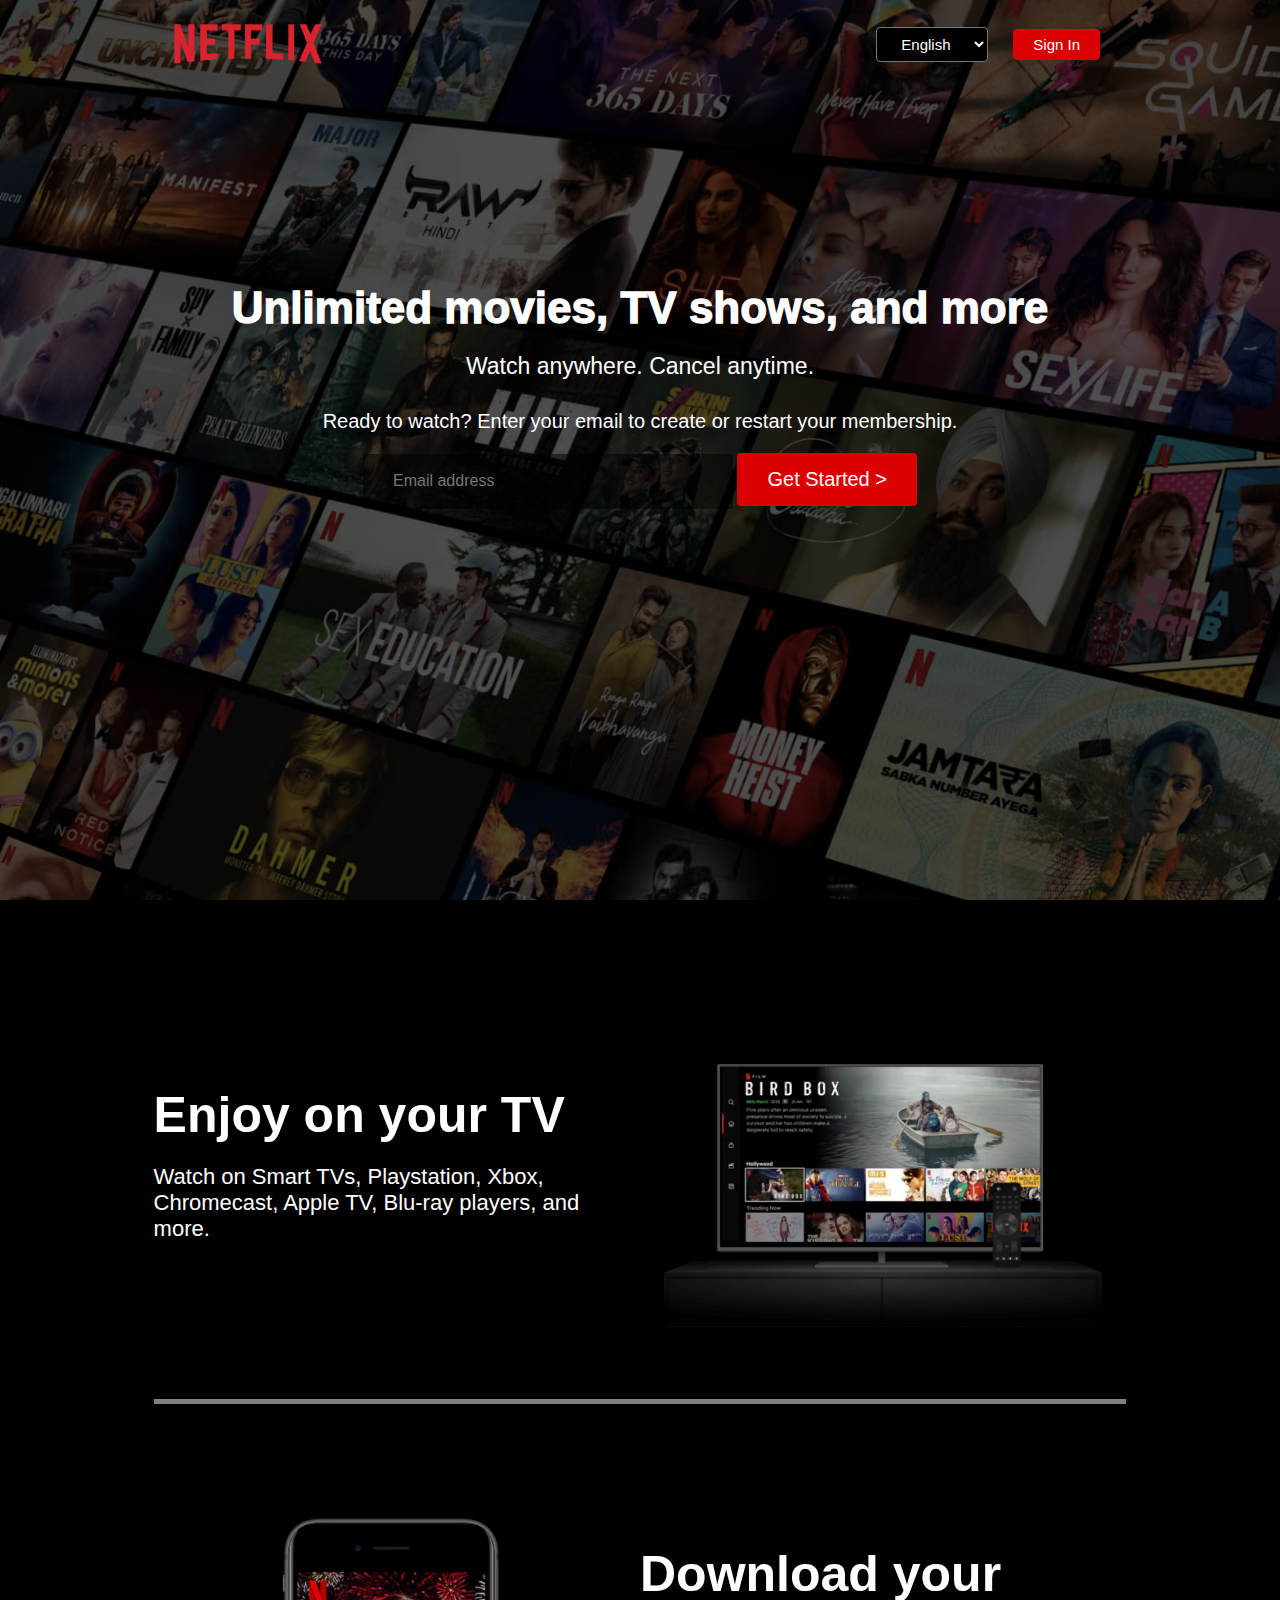
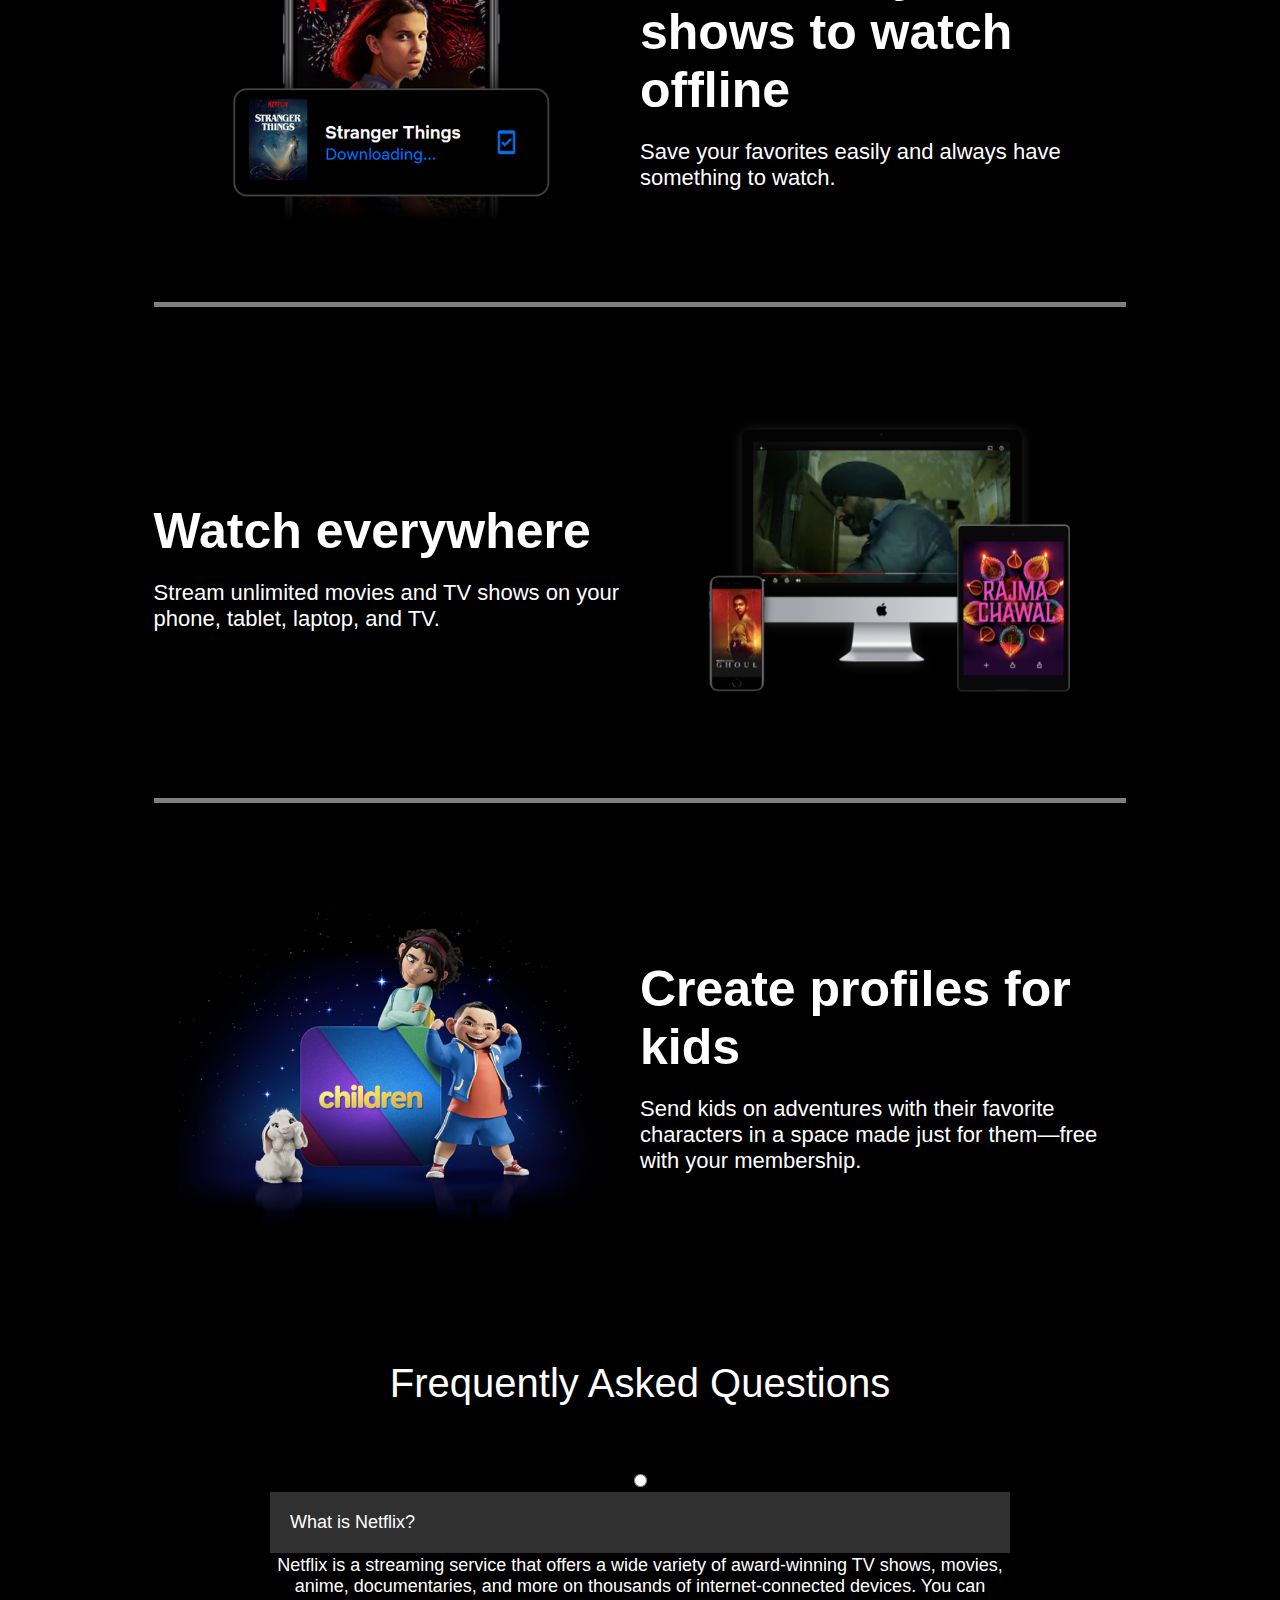
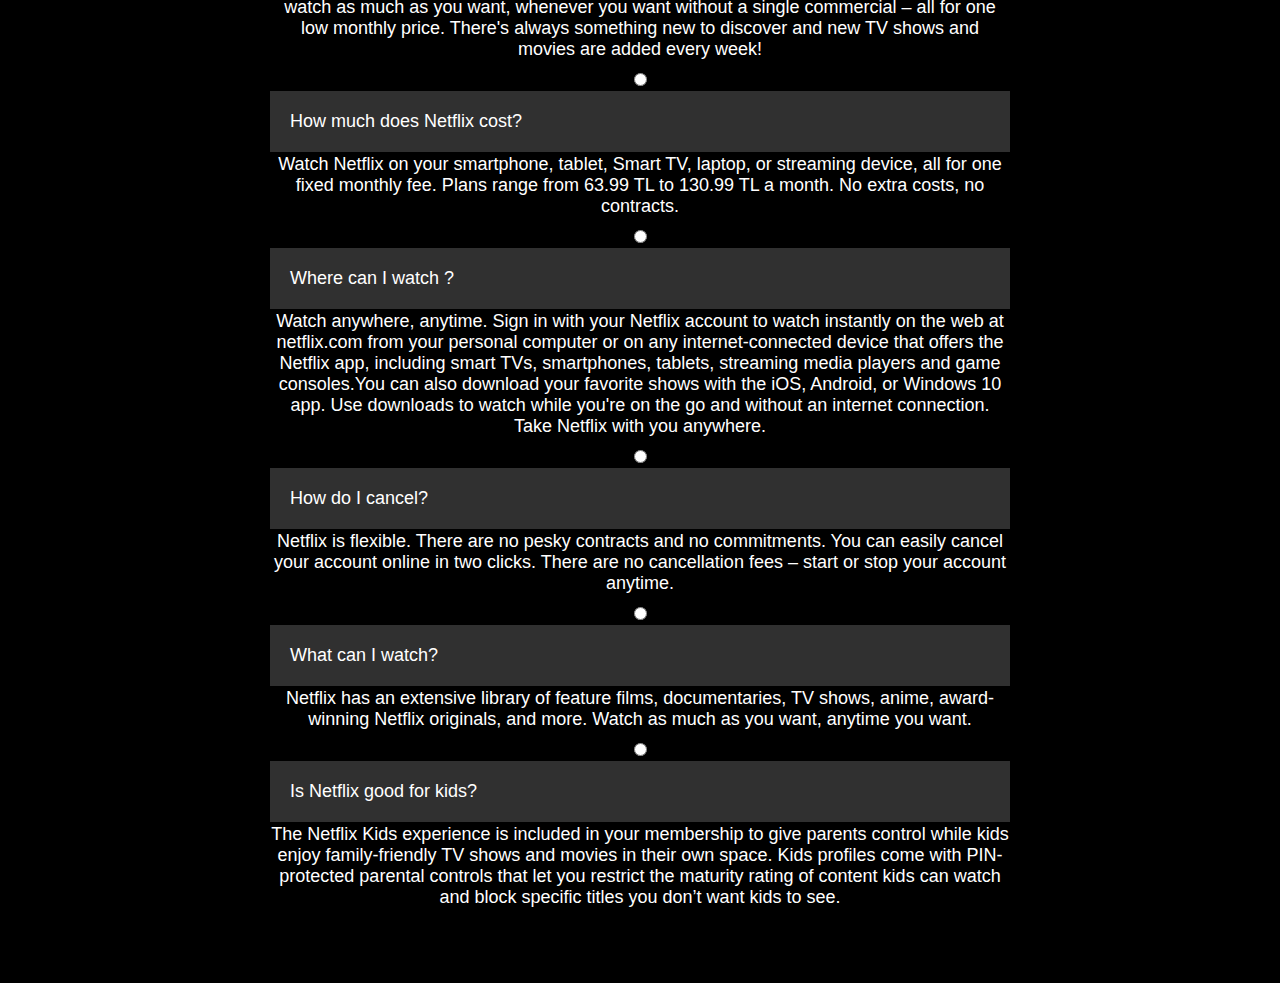
<file: netflix-clone_plain-css/index.html>
<!DOCTYPE html>
<html lang="en">

<head>
    <meta charset="UTF-8">
    <meta name="viewport" content="width=device-width, initial-scale=1.0">
    <title>Netflix</title>
    <link rel="stylesheet" href="style.css">
</head>

<body>
    <!------------------------------------------------------------- HEADER --------------------------------------------------------------------->

    <div class="header">
        <nav>
            <img src="images/logo.png" alt="logo">
            <div class="buttons">
                <select class="language">
                    <option class="en" value="English">English</option>
                    <option class="tr" value="Turkish">Turkish</option>
                </select>
                <button class="signIn">Sign In</button>
            </div>
        </nav>
        <div class="header-content">
            <h1>Unlimited movies, TV shows, and more</h1>
            <h3>Watch anywhere. Cancel anytime.</h3>
            <p>Ready to watch? Enter your email to create or restart your membership.</p>
            <form class="email-signup">
                <input type="email" placeholder="Email address">
                <button type="submit">Get Started > </button>
            </form>
        </div>

    </div>
    <!------------------------------------------------------------- FEATURES --------------------------------------------------------------------->
    <div class="features">
        <!-- feature 1  -->
        <div class="row">
            <div class="text-col">
                <h2>Enjoy on your TV</h2>
                <p>Watch on Smart TVs, Playstation, Xbox, Chromecast, Apple TV, Blu-ray players, and more.</p>
            </div>
            <div class="img-col">
                <img src="images/feature-1.png" alt="feature1">
            </div>
        </div>
        <div class="br"></div>
        <!-- feature 2  -->
        <div class="row">
            <div class="img-col">
                <img src="images/feature-2.png" alt="feature2">
            </div>
            <div class="text-col">
                <h2>Download your shows to watch offline</h2>
                <p>Save your favorites easily and always have something to watch.</p>
            </div>
        </div>
        <div class="br"></div>
        <!-- feature 3 -->
        <div class="row">
            <div class="text-col">
                <h2>Watch everywhere</h2>
                <p>Stream unlimited movies and TV shows on your phone, tablet, laptop, and TV.</p>
            </div>
            <div class="img-col">
                <img src="images/feature-3.png" alt="feature3">
            </div>
        </div>
        <div class="br"></div>
        <!-- feature 4  -->
        <div class="row">
            <div class="img-col">
                <img src="images/feature-4.png" alt="feature4">
            </div>
            <div class="text-col">
                <h2>Create profiles for kids</h2>
                <p>Send kids on adventures with their favorite characters in a space made just for them—free with your
                    membership.</p>
            </div>
        </div>
    </div>

    <!------------------------------------------------FREQUENTLY ASKED QUESTIONS --------------------------------------------------------------------->

    <div class="faq">
        <h2>Frequently Asked Questions</h2>
        <ul class="accordion">
            <li>
                <input type="radio" name="accordion" id="first">
                <label for="first"> What is Netflix?</label>
                <div class="content">
                    <p>Netflix is a streaming service that offers a wide variety of award-winning TV shows, movies,
                        anime, documentaries, and more on thousands of internet-connected devices.
                        You can watch as much as you want, whenever you want without a single commercial – all for one
                        low monthly price. There's always something new to discover and new TV shows and movies are
                        added every week!</p>
                </div>
            </li>
            <li>
                <input type="radio" name="accordion" id="second">
                <label for="second">How much does Netflix cost?</label>
                <div class="content">
                    <p>Watch Netflix on your smartphone, tablet, Smart TV, laptop, or streaming device, all for one
                        fixed monthly fee. Plans range from 63.99 TL to 130.99 TL a month. No extra costs, no contracts.
                    </p>
                </div>
            </li>
            <li>
                <input type="radio" name="accordion" id="third">
                <label for="third"> Where can I watch ?</label>
                <div class="content">
                    <p>Watch anywhere, anytime. Sign in with your Netflix account to watch instantly on the web at
                        netflix.com from your personal computer or on any internet-connected device that offers the
                        Netflix app, including smart TVs, smartphones, tablets, streaming media players and game
                        consoles.You can also download your favorite shows with the iOS, Android, or Windows 10 app. Use
                        downloads to watch while you're on the go and without an internet connection. Take Netflix with
                        you anywhere.</p>
                </div>
            </li>
            <li>
                <input type="radio" name="accordion" id="fourth">
                <label for="fourth"> How do I cancel?</label>
                <div class="content">
                    <p>Netflix is flexible. There are no pesky contracts and no commitments. You can easily cancel your
                        account online in two clicks. There are no cancellation fees – start or stop your account
                        anytime.</p>
                </div>
            </li>
            <li>
                <input type="radio" name="accordion" id="fifth">
                <label for="fifth"> What can I watch?</label>
                <div class="content">
                    <p>Netflix has an extensive library of feature films, documentaries, TV shows, anime, award-winning
                        Netflix originals, and more. Watch as much as you want, anytime you want.</p>
                </div>
            </li>
            <li>
                <input type="radio" name="accordion" id="sixth">
                <label for="sixth"> Is Netflix good for kids?</label>
                <div class="content">
                    <p>The Netflix Kids experience is included in your membership to give parents control while kids
                        enjoy family-friendly TV shows and movies in their own space.
                        Kids profiles come with PIN-protected parental controls that let you restrict the maturity
                        rating of content kids can watch and block specific titles you don’t want kids to see.</p>
                </div>
            </li>

        </ul>
    </div>




</body>


<script src="https://ajax.googleapis.com/ajax/libs/jquery/3.6.4/jquery.min.js"></script>
<script>

    $(document).ready(function () {
        console.log("ready_en");
        $('.language').val("English");
        $('.language').change(function () {
            var language = $(this).val();
            console.log(language);
            if (language == "English") {
                window.location.href = "index.html";
            }
            else if (language == "Turkish") {
                window.location.href = "index_tr.html";
            }
        })
    });

</script>

</html>
</file>
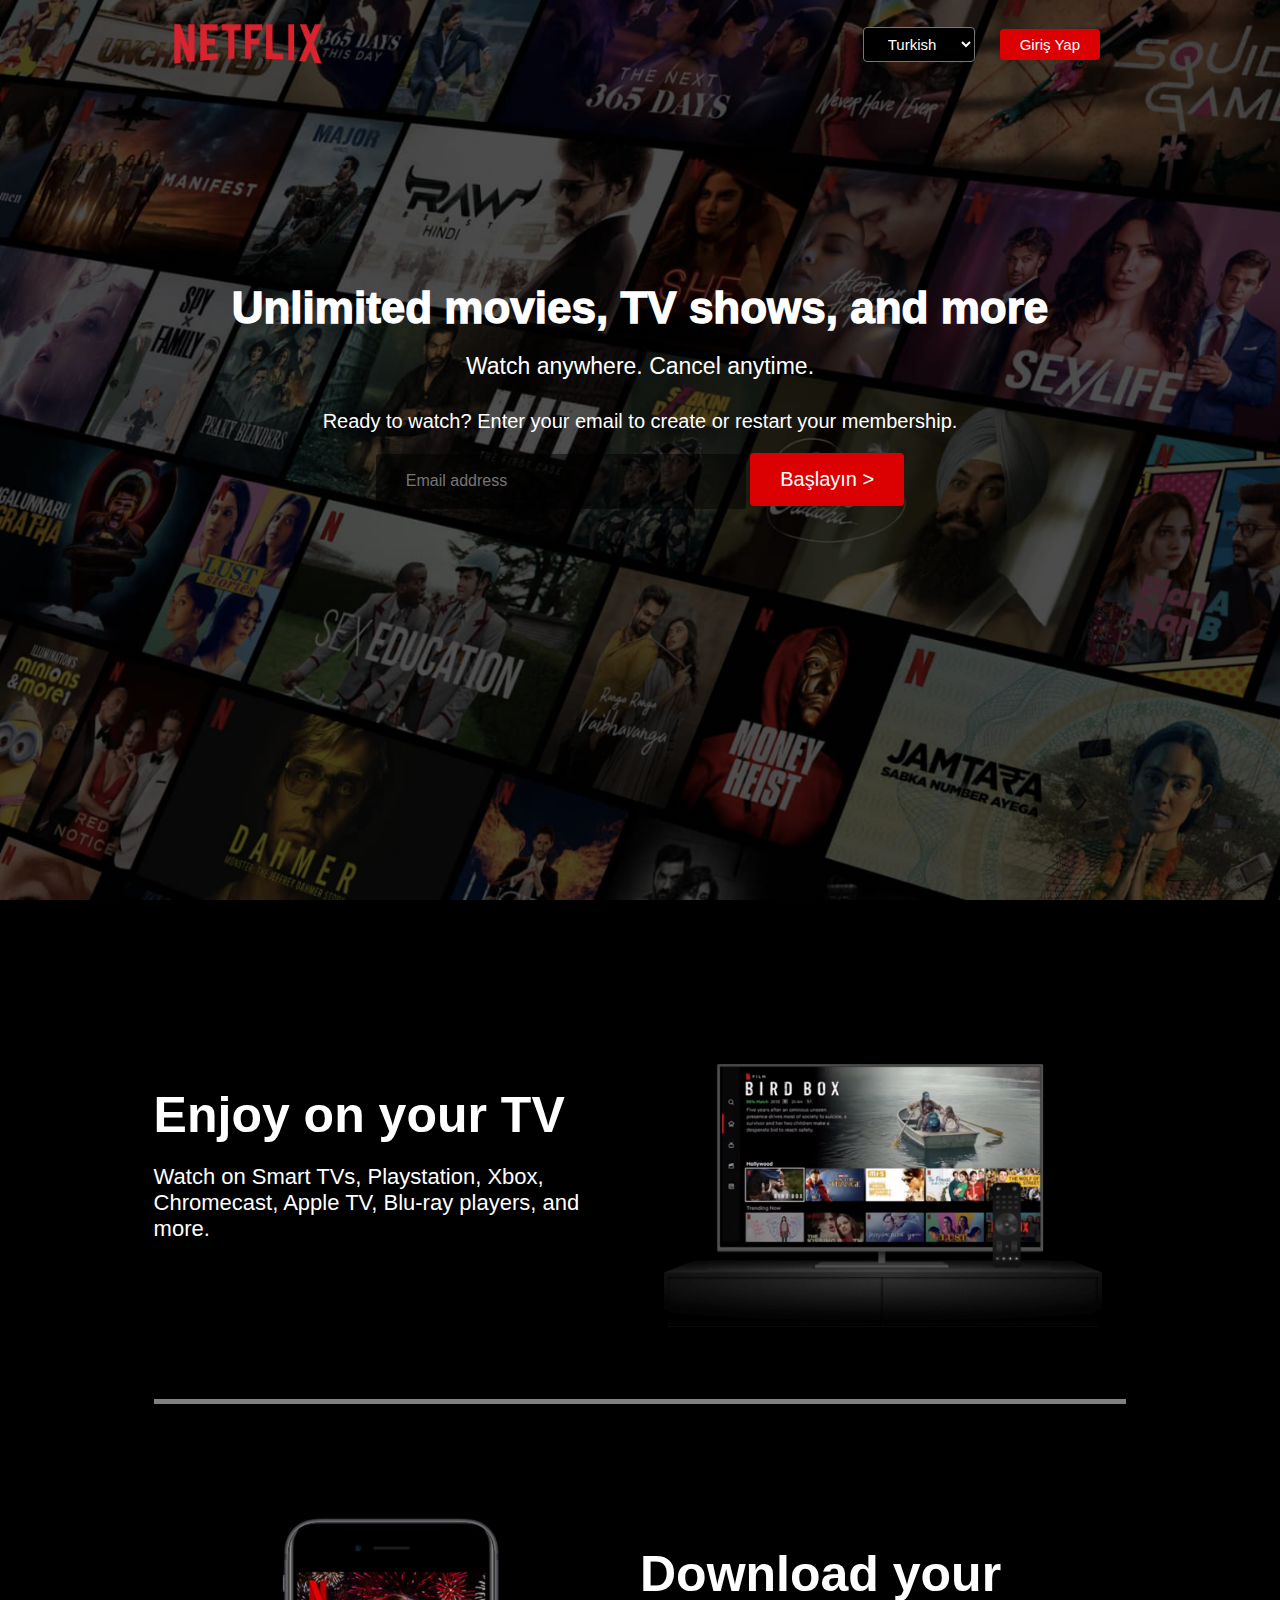
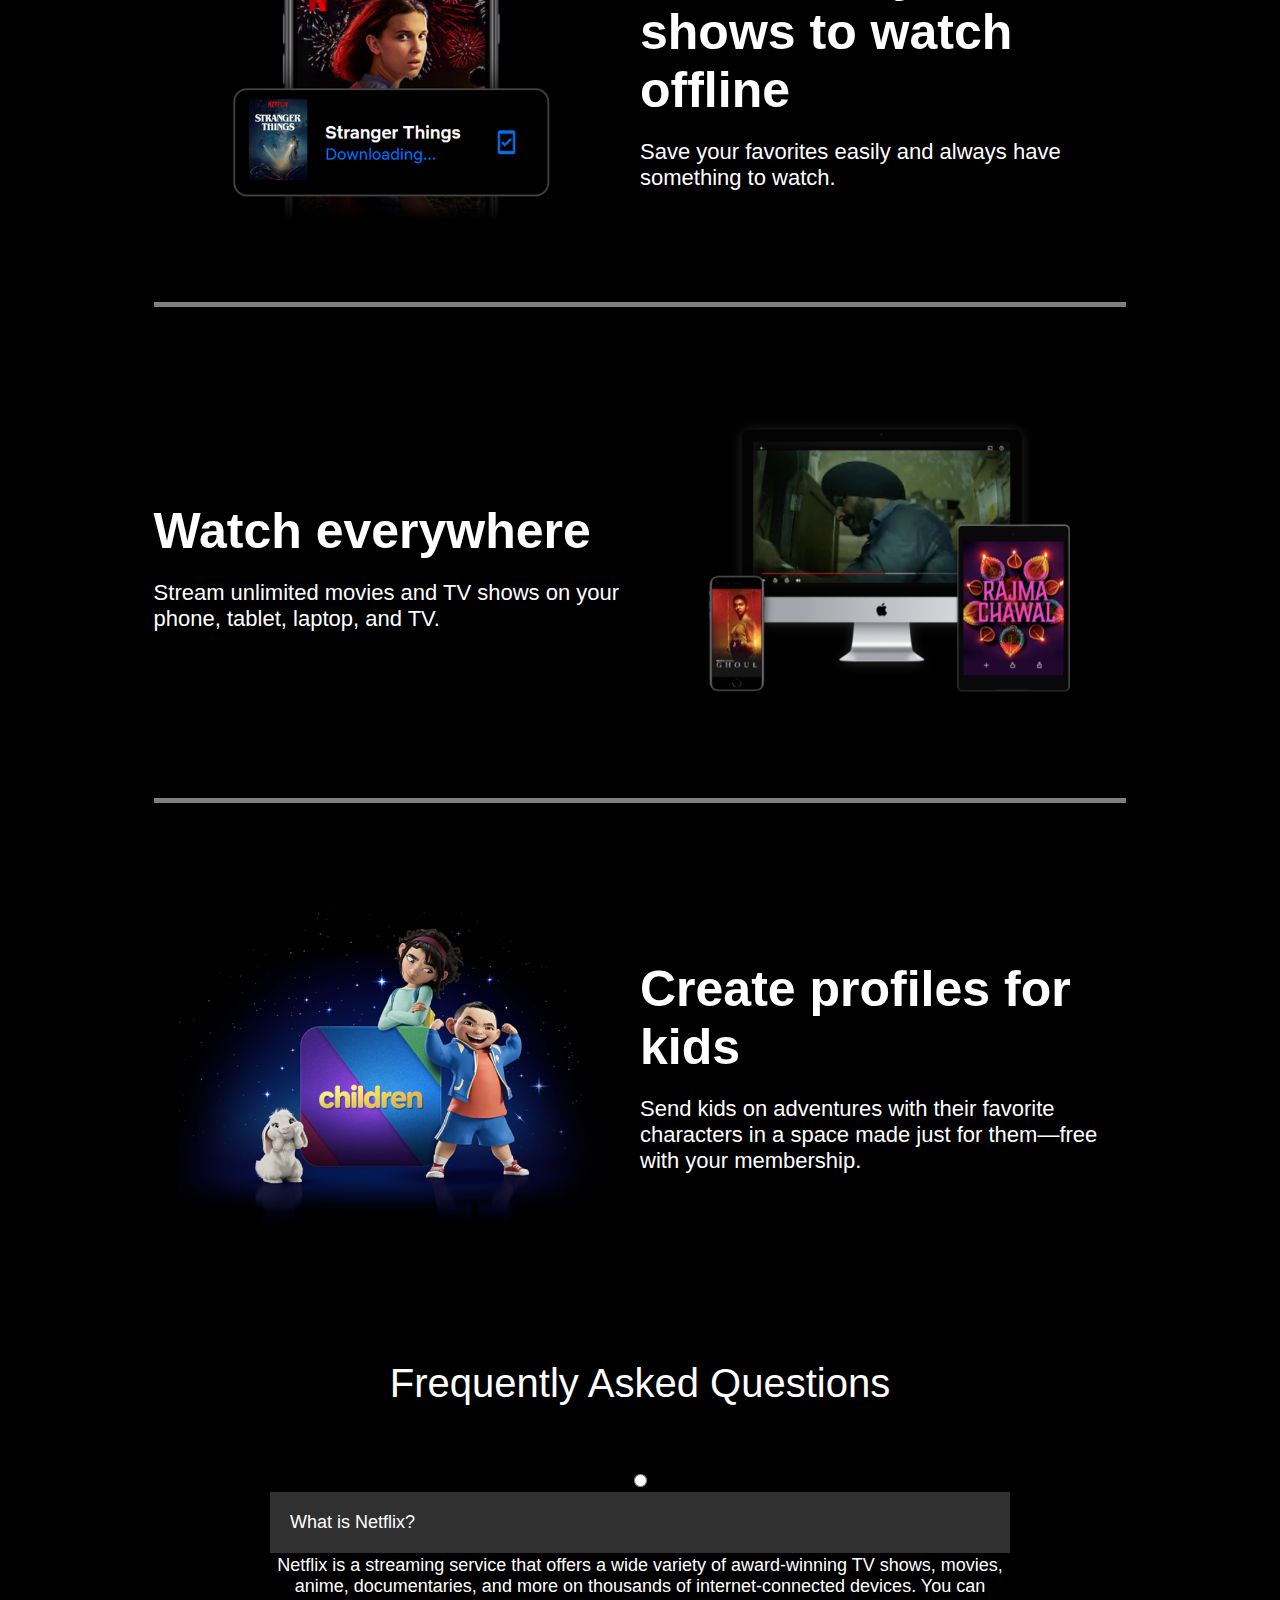
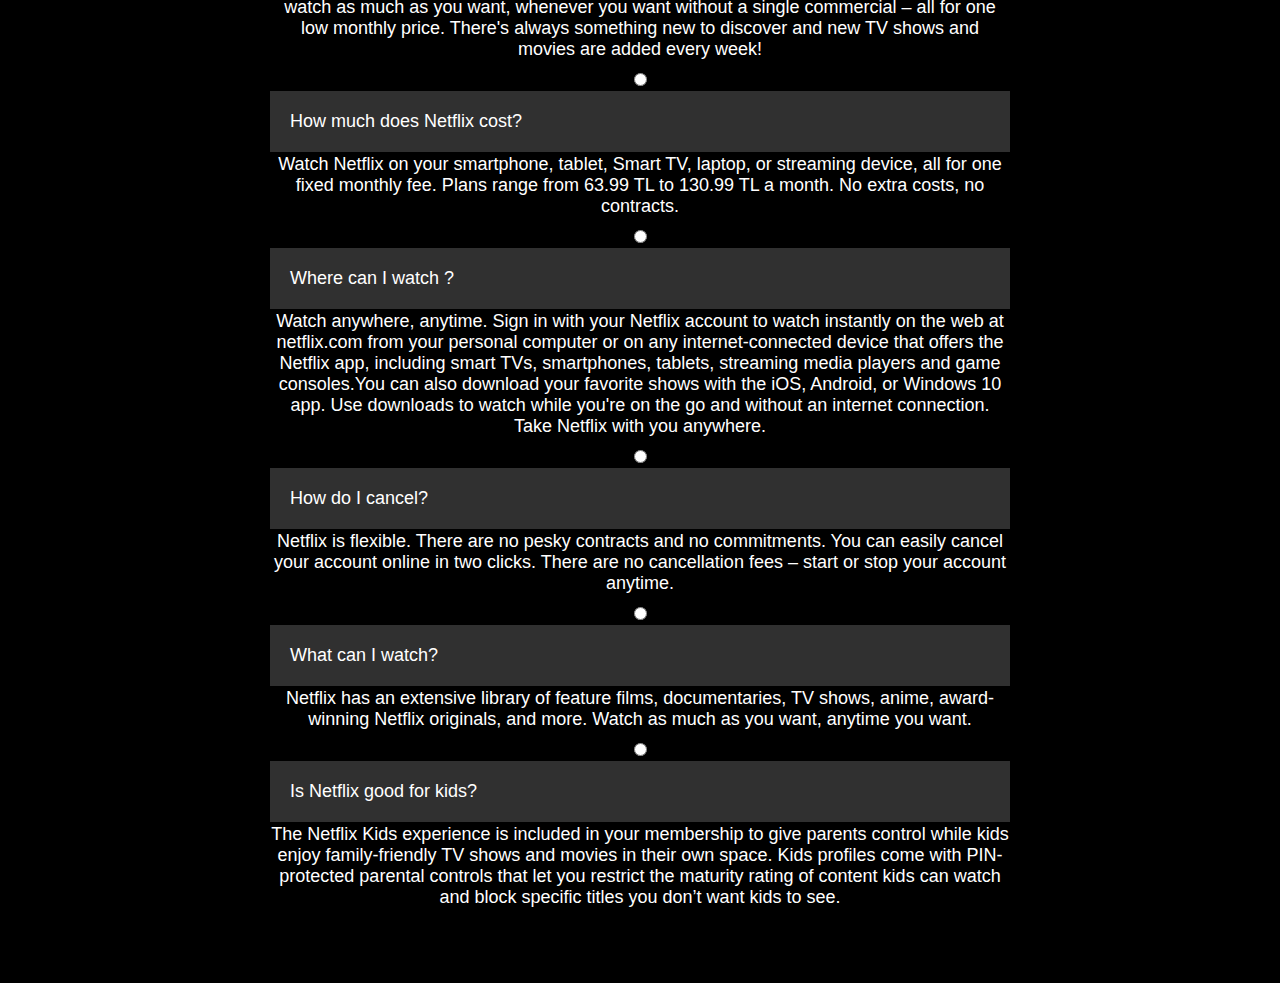
<file: netflix-clone_plain-css/index_tr.html>
<!DOCTYPE html>
<html lang="en">

<head>
    <meta charset="UTF-8">
    <meta name="viewport" content="width=device-width, initial-scale=1.0">
    <title>Netflix</title>
    <link rel="stylesheet" href="style.css">
</head>

<body>
    <!------------------------------------------------------------- HEADER --------------------------------------------------------------------->

    <div class="header">
        <nav>
            <img src="images/logo.png" alt="logo">
            <div class="buttons">
                <select class="language">
                    <option data-icon="images/globe.png" class="en" value="English">English</option>
                    <option data-icon="images/globe.png" class="tr" value="Turkish">Turkish</option>
                </select>
                <button class="signIn">Giriş Yap</button>
            </div>
        </nav>
        <div class="header-content">
            <h1>Unlimited movies, TV shows, and more</h1>
            <h3>Watch anywhere. Cancel anytime.</h3>
            <p>Ready to watch? Enter your email to create or restart your membership.</p>
            <form class="email-signup">
                <input type="email" placeholder="Email address">
                <button type="submit">Başlayın > </button>
            </form>
        </div>

    </div>
    <!------------------------------------------------------------- FEATURES --------------------------------------------------------------------->
    <div class="features">
        <!-- feature 1  -->
        <div class="row">
            <div class="text-col">
                <h2>Enjoy on your TV</h2>
                <p>Watch on Smart TVs, Playstation, Xbox, Chromecast, Apple TV, Blu-ray players, and more.</p>
            </div>
            <div class="img-col">
                <img src="images/feature-1.png" alt="feature1">
            </div>
        </div>
        <div class="br"></div>
        <!-- feature 2  -->
        <div class="row">
            <div class="img-col">
                <img src="images/feature-2.png" alt="feature2">
            </div>
            <div class="text-col">
                <h2>Download your shows to watch offline</h2>
                <p>Save your favorites easily and always have something to watch.</p>
            </div>
        </div>
        <div class="br"></div>
        <!-- feature 3 -->
        <div class="row">
            <div class="text-col">
                <h2>Watch everywhere</h2>
                <p>Stream unlimited movies and TV shows on your phone, tablet, laptop, and TV.</p>
            </div>
            <div class="img-col">
                <img src="images/feature-3.png" alt="feature3">
            </div>
        </div>
        <div class="br"></div>
        <!-- feature 4  -->
        <div class="row">
            <div class="img-col">
                <img src="images/feature-4.png" alt="feature4">
            </div>
            <div class="text-col">
                <h2>Create profiles for kids</h2>
                <p>Send kids on adventures with their favorite characters in a space made just for them—free with your
                    membership.</p>
            </div>
        </div>
    </div>

    <!------------------------------------------------FREQUENTLY ASKED QUESTIONS --------------------------------------------------------------------->

    <div class="faq">
        <h2>Frequently Asked Questions</h2>
        <ul class="accordion">
            <li>
                <input type="radio" name="accordion" id="first">
                <label for="first"> What is Netflix?</label>
                <div class="content">
                    <p>Netflix is a streaming service that offers a wide variety of award-winning TV shows, movies,
                        anime, documentaries, and more on thousands of internet-connected devices.
                        You can watch as much as you want, whenever you want without a single commercial – all for one
                        low monthly price. There's always something new to discover and new TV shows and movies are
                        added every week!</p>
                </div>
            </li>
            <li>
                <input type="radio" name="accordion" id="second">
                <label for="second">How much does Netflix cost?</label>
                <div class="content">
                    <p>Watch Netflix on your smartphone, tablet, Smart TV, laptop, or streaming device, all for one
                        fixed monthly fee. Plans range from 63.99 TL to 130.99 TL a month. No extra costs, no contracts.
                    </p>
                </div>
            </li>
            <li>
                <input type="radio" name="accordion" id="third">
                <label for="third"> Where can I watch ?</label>
                <div class="content">
                    <p>Watch anywhere, anytime. Sign in with your Netflix account to watch instantly on the web at
                        netflix.com from your personal computer or on any internet-connected device that offers the
                        Netflix app, including smart TVs, smartphones, tablets, streaming media players and game
                        consoles.You can also download your favorite shows with the iOS, Android, or Windows 10 app. Use
                        downloads to watch while you're on the go and without an internet connection. Take Netflix with
                        you anywhere.</p>
                </div>
            </li>
            <li>
                <input type="radio" name="accordion" id="fourth">
                <label for="fourth"> How do I cancel?</label>
                <div class="content">
                    <p>Netflix is flexible. There are no pesky contracts and no commitments. You can easily cancel your
                        account online in two clicks. There are no cancellation fees – start or stop your account
                        anytime.</p>
                </div>
            </li>
            <li>
                <input type="radio" name="accordion" id="fifth">
                <label for="fifth"> What can I watch?</label>
                <div class="content">
                    <p>Netflix has an extensive library of feature films, documentaries, TV shows, anime, award-winning
                        Netflix originals, and more. Watch as much as you want, anytime you want.</p>
                </div>
            </li>
            <li>
                <input type="radio" name="accordion" id="sixth">
                <label for="sixth"> Is Netflix good for kids?</label>
                <div class="content">
                    <p>The Netflix Kids experience is included in your membership to give parents control while kids
                        enjoy family-friendly TV shows and movies in their own space.
                        Kids profiles come with PIN-protected parental controls that let you restrict the maturity
                        rating of content kids can watch and block specific titles you don’t want kids to see.</p>
                </div>
            </li>

        </ul>
    </div>




</body>

<script src="https://ajax.googleapis.com/ajax/libs/jquery/3.6.4/jquery.min.js"></script>
<script>
    $(document).ready(function () {
        console.log("ready_tr");
        $('.language').val("Turkish");
        $('.language').change(function () {
            var language = $(this).val();
            console.log(language);
            if (language == "English") {
                window.location.href = "index.html";
            }
            else if (language == "Turkish") {
                window.location.href = "index_tr.html";
            }
        })
    });
</script>

</html>
</file>
<file: netflix-clone_plain-css/style.css>
/* General CSS */
* {
    margin: 0;
    padding: 0;
    box-sizing: border-box;
    font-family: 'Poppins', sans-serif;
    color: #fff;
}

body {
    background-color: #000;
}


/* ----------------------------------------------Main Page */
/* ---------header------ */
.header {
    /* border: 1px solid #fff; */
    width: 100%;
    height: 100vh;
    background-image: linear-gradient(rgba(0, 0, 0, 0.6), rgba(0, 0, 0, 0.6)), url(images/header-image.png);
    background-size: cover;
    background-position: center;
    padding: 5px 155px;
    position: relative;
}

.header nav {
    display: flex;
    align-items: center;
    justify-content: space-between;
}

.header .buttons {
    display: flex;
    align-items: center;
    justify-content: space-between;
}

.signIn {
    border: 0;
    outline: none;
    background: #db0001;
    padding: 7px 20px;
    font-size: 15px;
    border-radius: 4px;
    cursor: pointer;
    display: flex;
    align-items: center;
    justify-content: space-between;
    margin-right: 25px;
    font-weight: 500;
}

.language {
    outline: none;
    background: #000;
    padding: 7px 20px;
    font-size: 15px;
    font-weight: 500;
    border-radius: 4px;
    cursor: pointer;
    display: flex;
    align-items: center;
    justify-content: space-between;
    margin-right: 25px;
}

.language:hover {
    border: 2px solid #fff;
}

.header img {
    width: 186px;
    cursor: alias;
}

/* -------------------header-content -----------------*/
.header-content {
    display: flex;
    align-items: center;
    flex-direction: column;
    height: 100%;
    margin-top: 200px;
}

.header-content h1 {
    font-weight: 1000;
    font-size: 44px;
    margin-bottom: 20px;
}

.header-content h3 {
    font-weight: 500;
    font-size: 23px;
    margin-bottom: 30px;
}

.header-content p {
    font-weight: 500;
    font-size: 20px;
    margin-bottom: 20px;
}

.emåil-signup {
    background: #fff;
    border-radius: 4px;
    display: flex;
    align-items: center;
    margin-top: 30px;
    overflow: hidden;
}

.email-signup input {
    flex: 1;
    outline: 0;
    margin-left: 0px;
    font-size: 16px;
    cursor: pointer;
    padding: 15px 30px;
    width: 370px;
    height: 55px;
    border: 1px #fff;
    border-radius: 3px;
    background-color: rgba(0, 0, 0, 0.5);
}

.email-signup button {
    margin-right: 0px;
    background: #db0001;
    border: 0;
    border-radius: 4px;
    outline: 0;
    cursor: pointer;
    padding: 15px 30px;
    font-size: 20px;
    font-weight: 500;
    width: auto;
}


/* -----------------features------------------- */
.features {
    padding: 50px 12%;
    font-size: 22px;
}

.row {
    display: flex;
    width: 100%;
    align-items: center;
    flex-wrap: wrap;
    padding: 50px 0;
    justify-content: space-between;
}

.text-col {
    flex-basis: 50%;
    margin-bottom: 20px;
}

.img-col {
    flex-basis: 50%;
    margin-bottom: 20px;
}

.img-col img {
    display: block;
    width: 90%;
    margin: auto;
}

.features h2 {
    font-size: 50px;
    font-weight: 800;
    margin-bottom: 20px;
}

.br {
    height: 5px;
    width: 100%;
    background-color: gray;
    margin-bottom: 50px;
}

/* -----------------frequently asked questions ------------------- */

.faq {
    padding: 10px 12%;
    text-align: center;
    font-size: 18px;
}

.faq h2 {
    font-size: 40px;
    font-weight: 500;
}

.accordion {
    margin: 60px auto;
    width: 100%;
    max-width: 750px;
}

.accordion li {
    list-style: none;
    width: 100%;
    padding: 5px;
}

.accordion li label {
    display: flex;
    align-items: center;
    padding: 20px;
    font-size: 18px;
    font-weight: 500;
    background: #303030;
    margin-bottom: 2px;
    cursor: pointer;
    position: relative;
}
</file>
